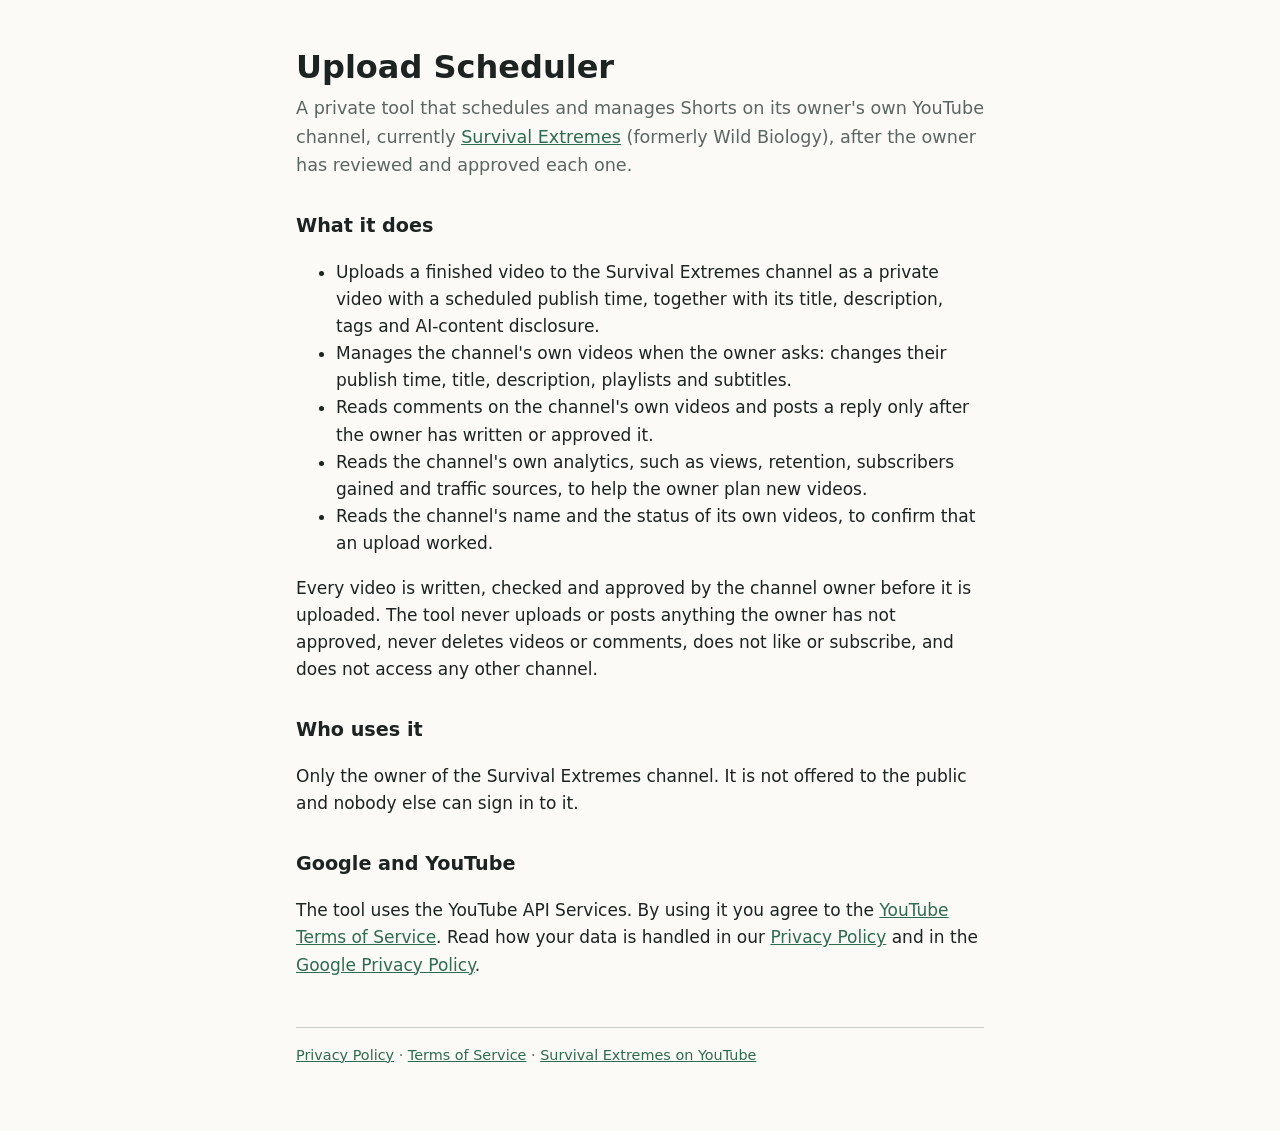
<file: index.html>
<!doctype html>
<html lang="en">
<head>
<meta charset="utf-8">
<meta name="viewport" content="width=device-width, initial-scale=1">
<title>Upload Scheduler</title>
<meta name="description" content="Upload Scheduler schedules its owner's reviewed Shorts on their own YouTube channel, currently Survival Extremes.">
<link rel="stylesheet" href="style.css">
</head>
<body>
<main>
<h1>Upload Scheduler</h1>
<p class="lead">A private tool that schedules and manages Shorts on its owner's own YouTube channel, currently <a href="https://www.youtube.com/@survival.extremes">Survival Extremes</a> (formerly Wild Biology), after the owner has reviewed and approved each one.</p>

<h2>What it does</h2>
<ul>
<li>Uploads a finished video to the Survival Extremes channel as a private video with a scheduled publish time, together with its title, description, tags and AI-content disclosure.</li>
<li>Manages the channel's own videos when the owner asks: changes their publish time, title, description, playlists and subtitles.</li>
<li>Reads comments on the channel's own videos and posts a reply only after the owner has written or approved it.</li>
<li>Reads the channel's own analytics, such as views, retention, subscribers gained and traffic sources, to help the owner plan new videos.</li>
<li>Reads the channel's name and the status of its own videos, to confirm that an upload worked.</li>
</ul>
<p>Every video is written, checked and approved by the channel owner before it is uploaded. The tool never uploads or posts anything the owner has not approved, never deletes videos or comments, does not like or subscribe, and does not access any other channel.</p>

<h2>Who uses it</h2>
<p>Only the owner of the Survival Extremes channel. It is not offered to the public and nobody else can sign in to it.</p>

<h2>Google and YouTube</h2>
<p>The tool uses the YouTube API Services. By using it you agree to the <a href="https://www.youtube.com/t/terms">YouTube Terms of Service</a>. Read how your data is handled in our <a href="privacy.html">Privacy Policy</a> and in the <a href="https://policies.google.com/privacy">Google Privacy Policy</a>.</p>

<footer>
<a href="privacy.html">Privacy Policy</a> · <a href="terms.html">Terms of Service</a> · <a href="https://www.youtube.com/@survival.extremes">Survival Extremes on YouTube</a>
</footer>
</main>
</body>
</html>
</file>
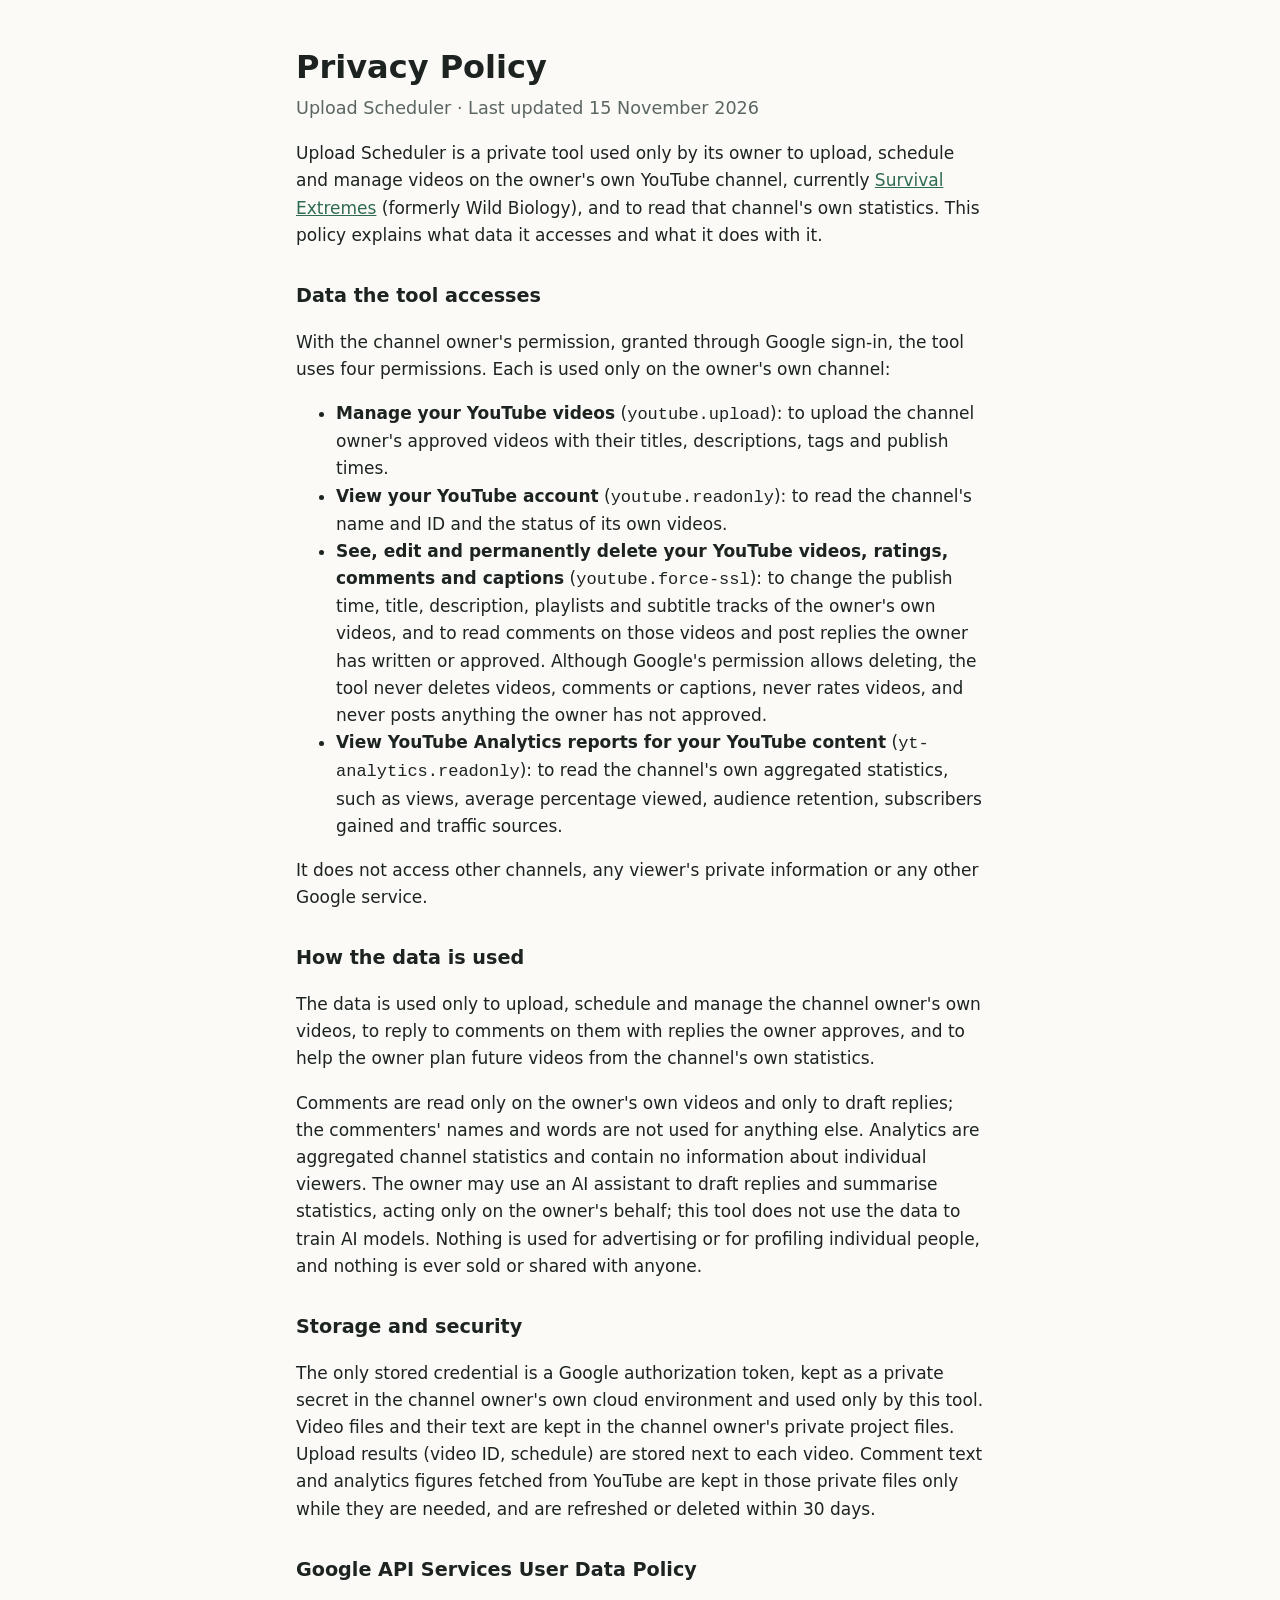
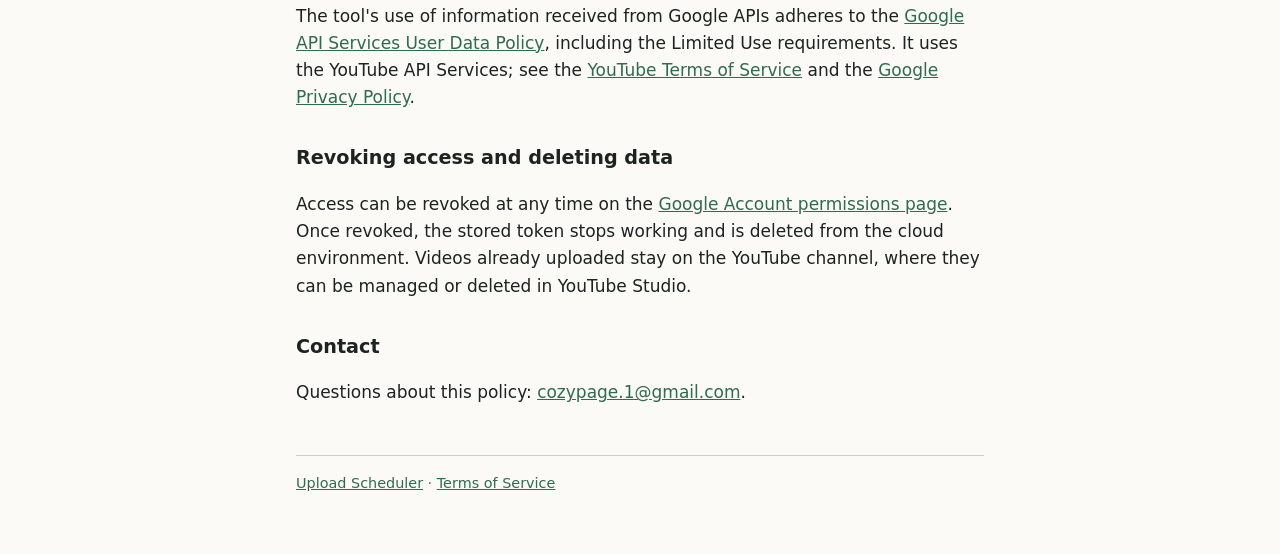
<file: privacy.html>
<!doctype html>
<html lang="en">
<head>
<meta charset="utf-8">
<meta name="viewport" content="width=device-width, initial-scale=1">
<title>Privacy Policy</title>
<meta name="description" content="Privacy Policy for Upload Scheduler.">
<link rel="stylesheet" href="style.css">
</head>
<body>
<main>
<h1>Privacy Policy</h1>
<p class="lead">Upload Scheduler · Last updated 15 November 2026</p>

<p>Upload Scheduler is a private tool used only by its owner to upload, schedule and manage videos on the owner's own YouTube channel, currently <a href="https://www.youtube.com/@survival.extremes">Survival Extremes</a> (formerly Wild Biology), and to read that channel's own statistics. This policy explains what data it accesses and what it does with it.</p>

<h2>Data the tool accesses</h2>
<p>With the channel owner's permission, granted through Google sign-in, the tool uses four permissions. Each is used only on the owner's own channel:</p>
<ul>
<li><strong>Manage your YouTube videos</strong> (<code>youtube.upload</code>): to upload the channel owner's approved videos with their titles, descriptions, tags and publish times.</li>
<li><strong>View your YouTube account</strong> (<code>youtube.readonly</code>): to read the channel's name and ID and the status of its own videos.</li>
<li><strong>See, edit and permanently delete your YouTube videos, ratings, comments and captions</strong> (<code>youtube.force-ssl</code>): to change the publish time, title, description, playlists and subtitle tracks of the owner's own videos, and to read comments on those videos and post replies the owner has written or approved. Although Google's permission allows deleting, the tool never deletes videos, comments or captions, never rates videos, and never posts anything the owner has not approved.</li>
<li><strong>View YouTube Analytics reports for your YouTube content</strong> (<code>yt-analytics.readonly</code>): to read the channel's own aggregated statistics, such as views, average percentage viewed, audience retention, subscribers gained and traffic sources.</li>
</ul>
<p>It does not access other channels, any viewer's private information or any other Google service.</p>

<h2>How the data is used</h2>
<p>The data is used only to upload, schedule and manage the channel owner's own videos, to reply to comments on them with replies the owner approves, and to help the owner plan future videos from the channel's own statistics.</p>
<p>Comments are read only on the owner's own videos and only to draft replies; the commenters' names and words are not used for anything else. Analytics are aggregated channel statistics and contain no information about individual viewers. The owner may use an AI assistant to draft replies and summarise statistics, acting only on the owner's behalf; this tool does not use the data to train AI models. Nothing is used for advertising or for profiling individual people, and nothing is ever sold or shared with anyone.</p>

<h2>Storage and security</h2>
<p>The only stored credential is a Google authorization token, kept as a private secret in the channel owner's own cloud environment and used only by this tool. Video files and their text are kept in the channel owner's private project files. Upload results (video ID, schedule) are stored next to each video. Comment text and analytics figures fetched from YouTube are kept in those private files only while they are needed, and are refreshed or deleted within 30 days.</p>

<h2>Google API Services User Data Policy</h2>
<p>The tool's use of information received from Google APIs adheres to the <a href="https://developers.google.com/terms/api-services-user-data-policy">Google API Services User Data Policy</a>, including the Limited Use requirements. It uses the YouTube API Services; see the <a href="https://www.youtube.com/t/terms">YouTube Terms of Service</a> and the <a href="https://policies.google.com/privacy">Google Privacy Policy</a>.</p>

<h2>Revoking access and deleting data</h2>
<p>Access can be revoked at any time on the <a href="https://myaccount.google.com/permissions">Google Account permissions page</a>. Once revoked, the stored token stops working and is deleted from the cloud environment. Videos already uploaded stay on the YouTube channel, where they can be managed or deleted in YouTube Studio.</p>

<h2>Contact</h2>
<p>Questions about this policy: <a href="mailto:cozypage.1@gmail.com">cozypage.1@gmail.com</a>.</p>

<footer>
<a href="index.html">Upload Scheduler</a> · <a href="terms.html">Terms of Service</a>
</footer>
</main>
</body>
</html>
</file>
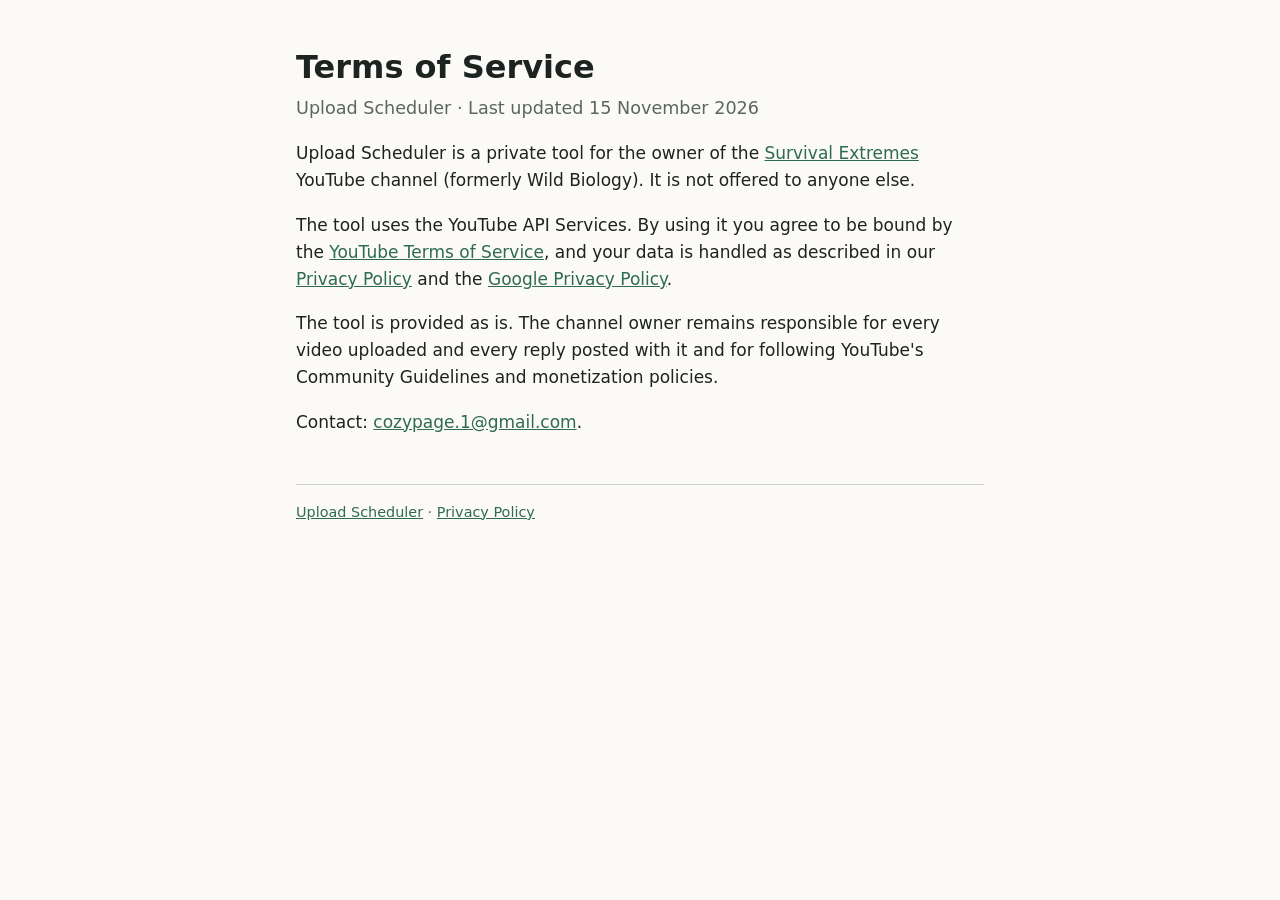
<file: terms.html>
<!doctype html>
<html lang="en">
<head>
<meta charset="utf-8">
<meta name="viewport" content="width=device-width, initial-scale=1">
<title>Terms of Service</title>
<meta name="description" content="Terms of Service for Upload Scheduler.">
<link rel="stylesheet" href="style.css">
</head>
<body>
<main>
<h1>Terms of Service</h1>
<p class="lead">Upload Scheduler · Last updated 15 November 2026</p>
<p>Upload Scheduler is a private tool for the owner of the <a href="https://www.youtube.com/@survival.extremes">Survival Extremes</a> YouTube channel (formerly Wild Biology). It is not offered to anyone else.</p>
<p>The tool uses the YouTube API Services. By using it you agree to be bound by the <a href="https://www.youtube.com/t/terms">YouTube Terms of Service</a>, and your data is handled as described in our <a href="privacy.html">Privacy Policy</a> and the <a href="https://policies.google.com/privacy">Google Privacy Policy</a>.</p>
<p>The tool is provided as is. The channel owner remains responsible for every video uploaded and every reply posted with it and for following YouTube's Community Guidelines and monetization policies.</p>
<p>Contact: <a href="mailto:cozypage.1@gmail.com">cozypage.1@gmail.com</a>.</p>
<footer>
<a href="index.html">Upload Scheduler</a> · <a href="privacy.html">Privacy Policy</a>
</footer>
</main>
</body>
</html>
</file>
<file: style.css>
:root { --fg: #1c2321; --muted: #5b6662; --accent: #2f6b4f; --bg: #fbfaf7; }
@media (prefers-color-scheme: dark) { :root { --fg: #e8ece9; --muted: #a3ada8; --accent: #7fc4a0; --bg: #121614; } }
* { box-sizing: border-box; }
body { margin: 0; background: var(--bg); color: var(--fg); font: 17px/1.6 system-ui, -apple-system, "Segoe UI", sans-serif; }
main { max-width: 720px; margin: 0 auto; padding: 48px 16px 64px; }
h1 { font-size: 2rem; line-height: 1.2; margin: 0 0 8px; }
h2 { font-size: 1.2rem; margin: 32px 0 8px; }
p, li { color: var(--fg); }
.lead { color: var(--muted); font-size: 1.1rem; margin-top: 0; }
a { color: var(--accent); }
footer { margin-top: 48px; padding-top: 16px; border-top: 1px solid color-mix(in srgb, var(--muted) 30%, transparent); color: var(--muted); font-size: 0.9rem; }
</file>
